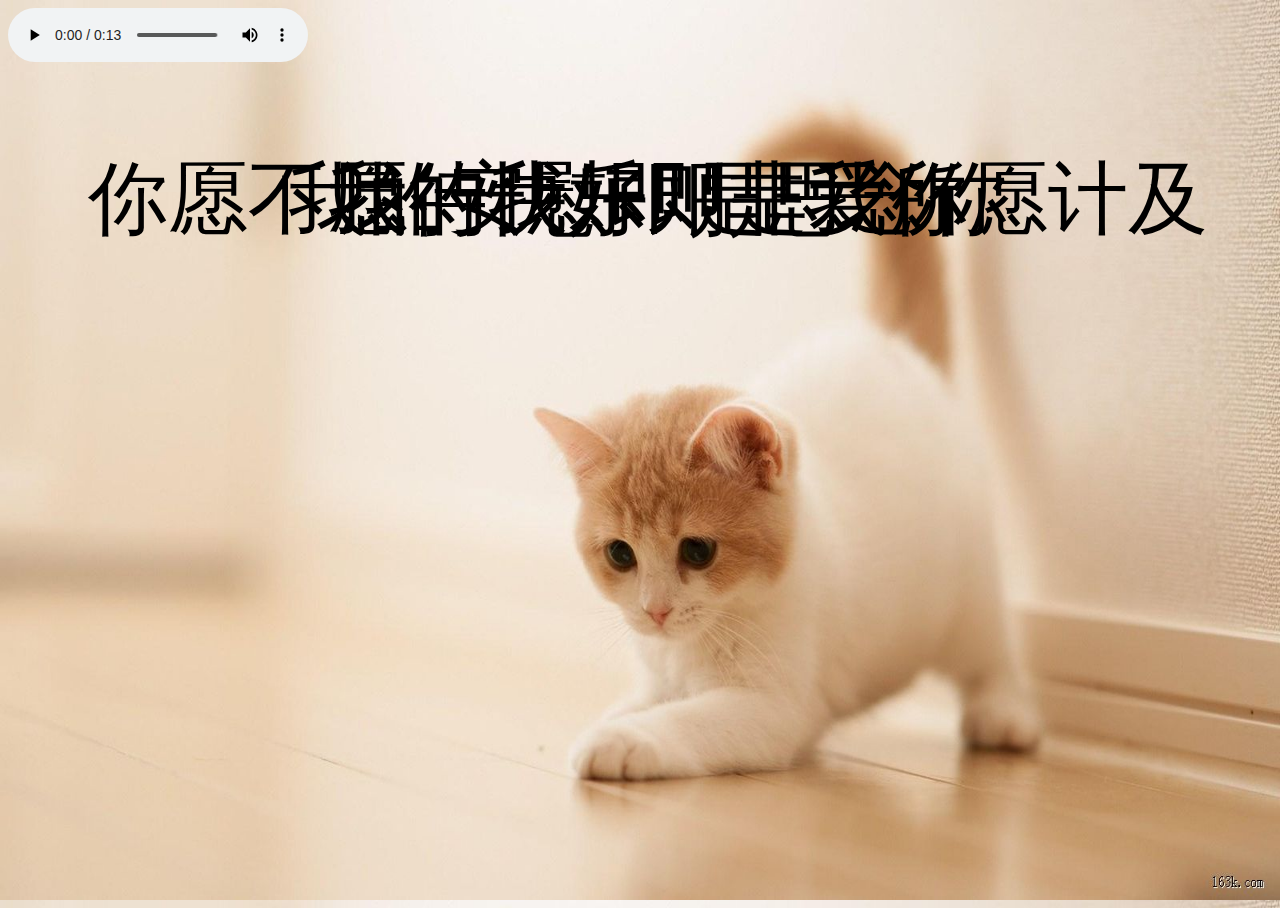
<file: 001Basics/confession_of_love.html>
<!DOCTYPE html>
<html lang="en">
<head>
    <meta charset="UTF-8">
    <title>情话</title>
    <style type="text/css">
        body{
            background-image: url(./images/3a527565310f4c92bdb43f5dde3b6176_th.jpg);
            background-size: 100% 100%;
            height: 100%;
        }
        html{
            height: 100%;
        }
        @keyframes myfirst {
            0% {opacity: 0}
            25% {opacity: 90}
            50% {opacity: 0}
            100% {opacity: 0}
        }
        @keyframes mysecond {
            0% {opacity: 0}
            25% {opacity: 0}
            60% {opacity: 90}
            80% {opacity: 0}
            100% {opacity: 0}
        }
        @keyframes mythird {
            0% {opacity: 0}
            50% {opacity: 0}
            85% {opacity: 50}
            100% {opacity: 90}
        }
        p{
            font-size: 80px;
            position: absolute;
            width: 100%;
            text-align: center;
        }
        #kl{
            animation: myfirst 8s infinite;
        }
        #aw{
            animation: mysecond 8s infinite;
        }
        #sy{
            animation: mythird 8s infinite;
        }
    </style>
</head>
<body>
<audio src="./wav/bgm.wav" controls="controls" autoplay="autoplay" loop="loop">
</audio>
<p id="kl">我的快乐即是爱你</p>
<p id="aw">我的安慰即是思念你</p>
<p id="sy">你愿不愿待我好则非我所愿计及</p>
</body>
</html>
</file>
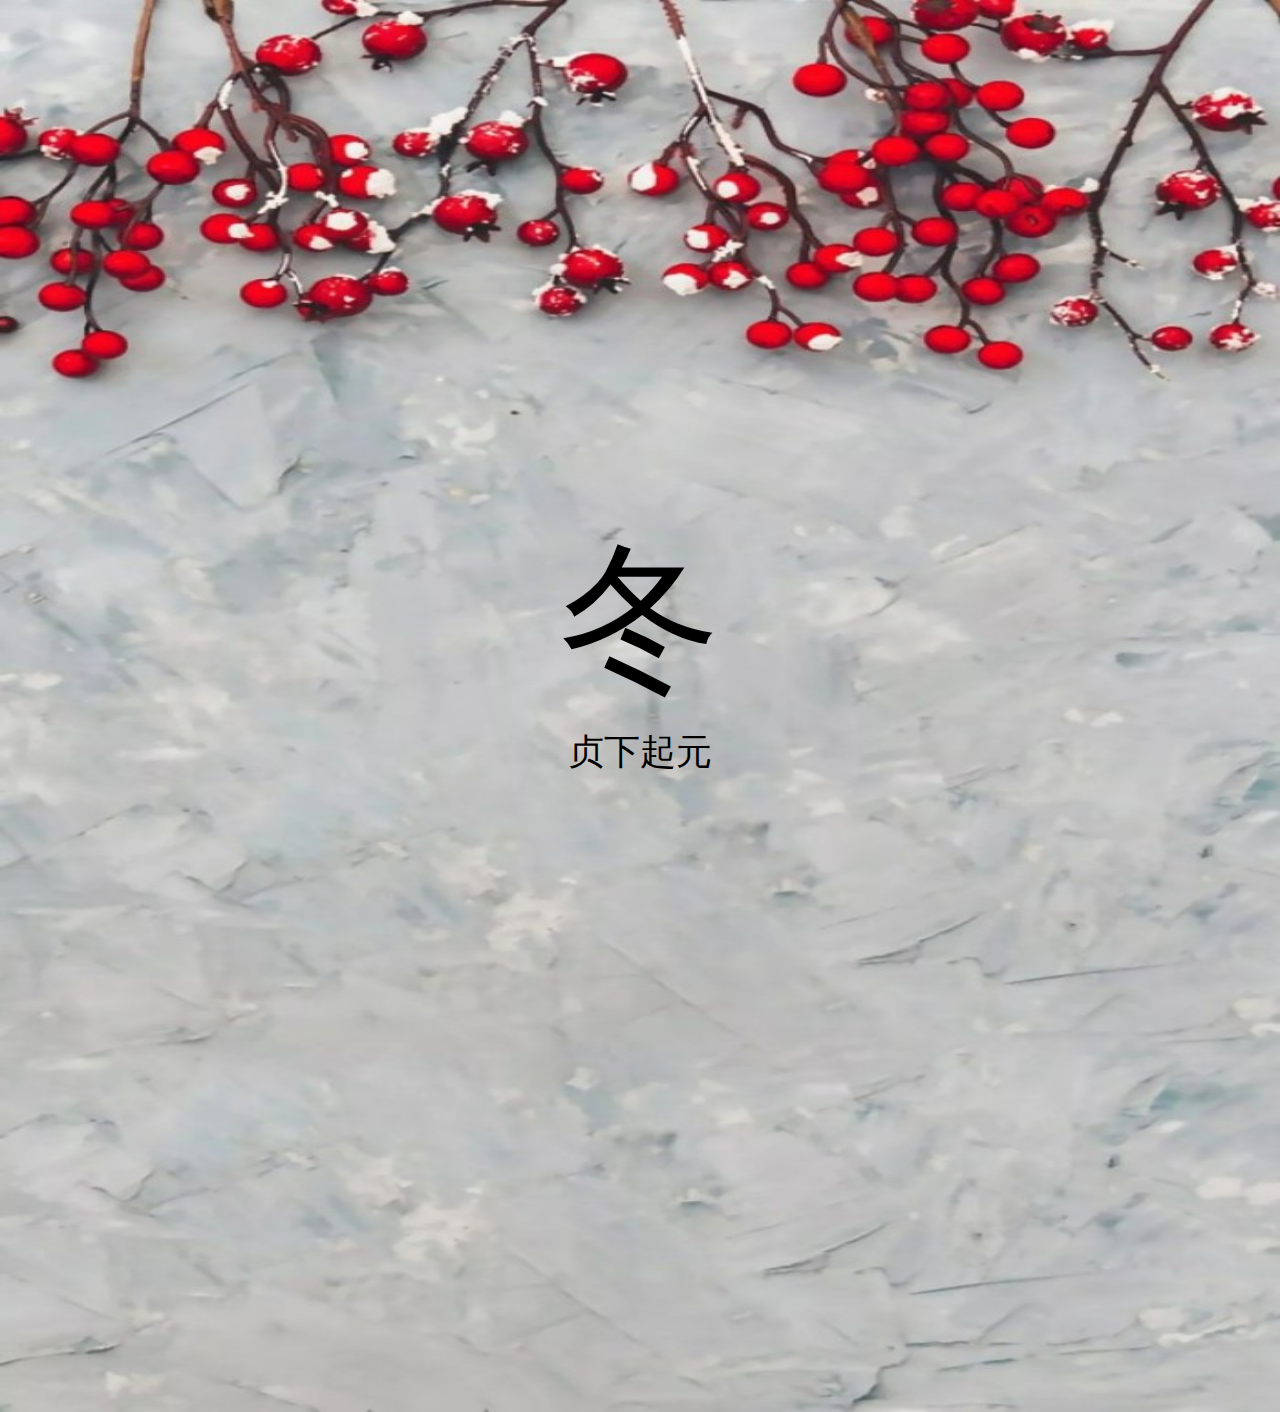
<file: 001Basics/page.html>
<!DOCTYPE html>
<html lang="en">
<head>
    <meta charset="UTF-8">
    <title>seasons</title>
    <!--外链CSS -->
    <link rel="Stylesheet" type="text/css" href="css/page.css" />
    <script>
        function audioAutoplay(id) {
            var audio = document.getElementById(id);
            audio.play();
            document.addEventListener("WeixinJSBridgeReady",function () {
                audio.play();
            },false);
        }
    </script>
</head>
<body onload="audioAutoplay('bgm');">
<audio id="bgm" src="wav/bgm.wav" preload="auto" autoplay="autoplay" loop="loop"></audio>

<page id="c">春</page>
<page id="x">夏</page>
<page id="q">秋</page>
<page id="d">
    冬
    <span id="z">贞下起元</span>
</page>
</body>
</html>
</file>
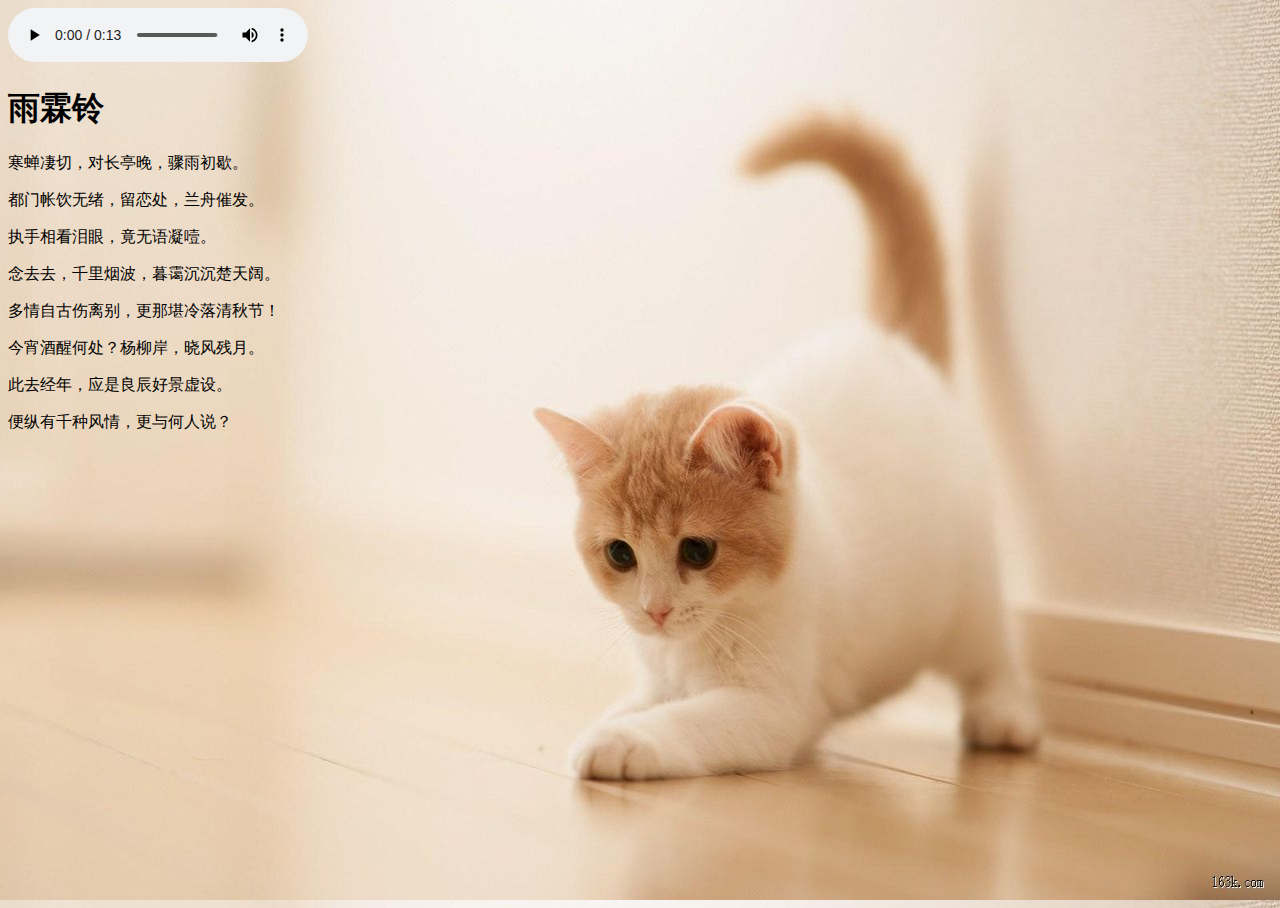
<file: 001Basics/test.html>
<!DOCTYPE html>
<html lang="en">
<head>
    <meta charset="UTF-8">
    <title>雨霖铃</title>
    <style type="text/css">
        body{
            background-image: url(./images/3a527565310f4c92bdb43f5dde3b6176_th.jpg);
            background-size: 100% 100%;
            height: 100%;
        }
        html{
            height: 100%;
        }
        @keyframes myfirst {
            from{opacity: 0}
            to{opacity: 90;}
        }
        h1{
            animation: myfirst 2s infinite;
        }
        p{
            animation: myfirst 6s infinite;
        }
    </style>
</head>
<body>
<audio src="wav/bgm.wav" controls="controls" autopl ="autoplay">
</audio>
<h1>雨霖铃</h1>
<p>寒蝉凄切，对长亭晚，骤雨初歇。</p>
<p>都门帐饮无绪，留恋处，兰舟催发。</p>
<p>执手相看泪眼，竟无语凝噎。</p>
<p>念去去，千里烟波，暮霭沉沉楚天阔。</p>
<p>多情自古伤离别，更那堪冷落清秋节！</p>
<p>今宵酒醒何处？杨柳岸，晓风残月。</p>
<p>此去经年，应是良辰好景虚设。</p>
<p>便纵有千种风情，更与何人说？</p>
</body>
</html>
</file>
<file: 001Basics/css/page.css>
html,body,page{
    height: 100%;
    width: 100%;
    margin: 0;
}
page{
    height: 100%;
    font-size: 160px;
    position: absolute;
    text-align: center;
    padding-top: 40%;
}
#c{
    background-image: url("../images/dt02.jpeg");
    background-size: 100% 100%;
    animation: c 13s infinite;
}
#x{
    background-image: url("../images/dt01.jpeg");
    background-size: 100% 100%;
    animation: x 13s infinite;
}
#q{
    background-image: url("../images/dt03.jpeg");
    background-size: 100% 100%;
    animation: q 13s infinite;

}
#d{
    background-image: url("../images/dt04.jpeg");
    background-size: 100% 100%;
    animation: d 13s infinite;
}
#z{
    font-size: 36px;
    display: block;
    animation: z 13s infinite;
}
@keyframes z {
    0% {opacity: 0}
    70% {opacity: 0}
    85% {opacity: 100}
    90% {opacity: 0}
    100% {opacity: 0}
}
@keyframes c {
    0% {opacity: 0}
    20% {opacity: 100}
    40% {opacity: 0}
    100% {opacity: 0}
}
@keyframes x {
    0% {opacity: 0}
    20% {opacity: 0}
    40% {opacity: 100}
    60% {opacity: 0}
    100% {opacity: 0}
}
@keyframes q {
    0% {opacity: 0}
    40% {opacity: 0}
    60% {opacity: 100}
    80% {opacity: 0}
    100% {opacity: 0}
}
@keyframes d {
    0% {opacity: 0}
    60% {opacity: 0}
    80% {opacity: 100}
    100% {opacity: 0}
}
</file>
